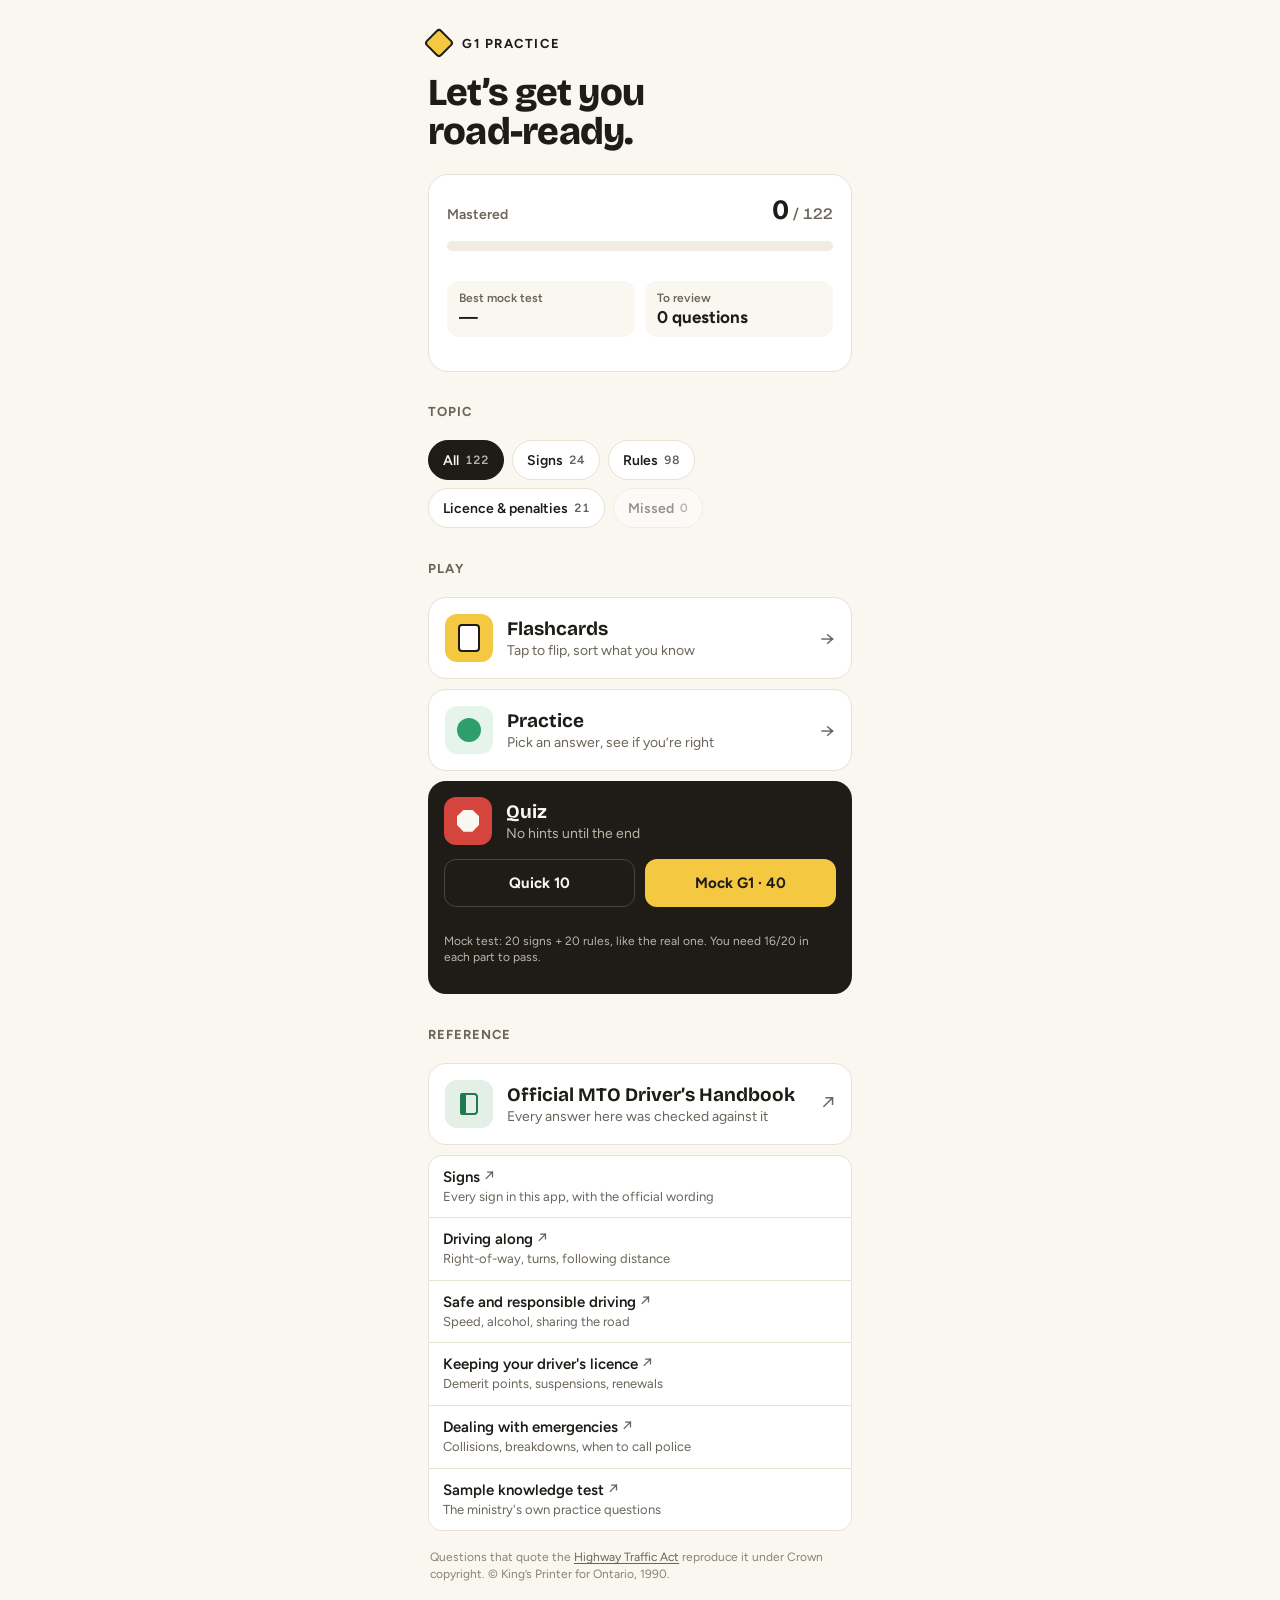
<file: index.html>
<!DOCTYPE html>
<html lang="en">
<head>
<meta charset="utf-8">
<meta name="viewport" content="width=device-width, initial-scale=1, maximum-scale=1, viewport-fit=cover">
<title>G1 Practice</title>
<meta name="description" content="Flashcards, practice questions and a full 40-question mock test for the Ontario G1 written exam.">
<meta name="theme-color" content="#FAF7F0">
<link rel="preconnect" href="https://fonts.googleapis.com">
<link rel="preconnect" href="https://fonts.gstatic.com" crossorigin>
<link rel="stylesheet" href="https://fonts.googleapis.com/css2?family=Bricolage+Grotesque:opsz,wght@12..96,500;12..96,700;12..96,800&amp;family=Figtree:wght@400;500;600;700&amp;display=swap">
<link rel="stylesheet" href="styles.css">
</head>
<body>
<main id="app" class="shell">
  <div class="loading">Loading questions&hellip;</div>
</main>
<script src="data/questions.js"></script>
<script src="app.js"></script>
</body>
</html>
</file>
<file: styles.css>
/* ==========================================================================
   G1 Practice — design tokens
   Ported 1:1 from the Claude Design prototype (reference/original-design.dc.html).
   The warm-cream palette is the app's identity, so this commits to one theme
   and paints every surface explicitly rather than inheriting a host ground.
   ========================================================================== */

:root {
  color-scheme: light;

  /* Grounds & ink */
  --bg:            #FAF7F0;
  --surface:       #FFFFFF;
  --ink:           #1F1C17;
  --muted:         #6B645A;
  --muted-soft:    #8A8274;
  --border:        #E8E2D6;
  --track:         #F1ECE1;
  --track-alt:     #EDE7DA;

  /* On the dark quiz panel */
  --on-dark:       #FAF7F0;
  --on-dark-muted: #BDB5A6;
  --dark-border:   #4A443B;

  /* Accent */
  --yellow:        #F5C842;
  --yellow-soft:   #FFF6D6;
  --amber:         #F5E2A8;

  /* Semantic */
  --green:         #2E9E6A;
  --green-bg:      #E6F5EC;
  --green-ink:     #1F7A50;
  --green-pass:    #BFE6CF;
  --red:           #D6453D;
  --red-bg:        #FBE9E7;
  --red-ink:       #B3322B;
  --red-fail:      #F6C9C4;

  /* Type */
  --display: 'Bricolage Grotesque', 'Figtree', system-ui, -apple-system, sans-serif;
  --body:    'Figtree', system-ui, -apple-system, 'Segoe UI', sans-serif;

  /* Shape */
  --r-pill: 99px;
  --r-lg:   24px;
  --r-md:   18px;
  --r-sm:   12px;
}

* { box-sizing: border-box; }

html, body {
  margin: 0;
  padding: 0;
  background: var(--bg);
  -webkit-tap-highlight-color: transparent;
}

body {
  color: var(--ink);
  font-family: var(--body);
  font-size: 16px;
  display: flex;
  justify-content: center;
}

button { font: inherit; color: inherit; }

a { color: var(--ink); text-decoration: underline; }
a:hover { color: var(--muted); }

:focus-visible {
  outline: 2.5px solid var(--ink);
  outline-offset: 2px;
}

@media (prefers-reduced-motion: reduce) {
  *, *::before, *::after {
    animation-duration: 0.01ms !important;
    transition-duration: 0.01ms !important;
  }
}

/* --------------------------------------------------------------- shell -- */

.shell {
  width: 100%;
  max-width: 460px;
  padding-block: 20px 40px;
  padding-inline: 18px;
  display: flex;
  flex-direction: column;
  gap: 18px;
}

.loading {
  padding: 80px 0;
  text-align: center;
  color: var(--muted);
  font-size: 15px;
}

.sr-only {
  position: absolute;
  width: 1px; height: 1px;
  padding: 0; margin: -1px;
  overflow: hidden;
  clip: rect(0 0 0 0);
  white-space: nowrap;
  border: 0;
}

/* ---------------------------------------------------------------- home -- */

.home { display: flex; flex-direction: column; gap: 22px; }

.masthead {
  display: flex;
  flex-direction: column;
  gap: 6px;
  padding-top: 12px;
}

.brand { display: flex; align-items: center; gap: 8px; }

.brand-mark {
  width: 22px; height: 22px;
  background: var(--yellow);
  border: 2px solid var(--ink);
  border-radius: 4px;
  transform: rotate(45deg);
  flex-shrink: 0;
}

.brand-name {
  font-size: 13px;
  font-weight: 700;
  letter-spacing: 0.12em;
  text-transform: uppercase;
  margin-left: 4px;
}

.masthead h1 {
  font-family: var(--display);
  font-weight: 800;
  font-size: 38px;
  line-height: 1.02;
  letter-spacing: -0.02em;
  margin: 14px 0 0;
  text-wrap: balance;
}

/* Progress summary */

.summary {
  background: var(--surface);
  border: 1px solid var(--border);
  border-radius: 20px;
  padding: 18px;
  display: flex;
  flex-direction: column;
  gap: 14px;
}

.summary-head {
  display: flex;
  align-items: baseline;
  justify-content: space-between;
  gap: 12px;
}

.summary-label { font-size: 14px; color: var(--muted); font-weight: 600; }

.summary-score {
  font-family: var(--display);
  font-weight: 700;
  font-size: 28px;
  white-space: nowrap;
  font-variant-numeric: tabular-nums;
}

.summary-score small {
  font-size: 16px;
  color: var(--muted);
  font-weight: 500;
}

.meter {
  height: 10px;
  background: var(--track);
  border-radius: var(--r-pill);
  overflow: hidden;
}

.meter-fill {
  height: 100%;
  background: var(--green);
  border-radius: var(--r-pill);
  transition: width 0.4s;
}

.stat-grid {
  display: grid;
  grid-template-columns: 1fr 1fr;
  gap: 10px;
}

.stat {
  background: var(--bg);
  border-radius: var(--r-sm);
  padding: 10px 12px;
  display: flex;
  flex-direction: column;
  gap: 2px;
}

.stat dt { font-size: 12px; color: var(--muted); font-weight: 600; }
.stat dd { margin: 0; font-weight: 700; font-size: 17px; }

/* Section headings */

.section { display: flex; flex-direction: column; gap: 10px; }

.eyebrow {
  font-size: 13px;
  font-weight: 700;
  letter-spacing: 0.08em;
  text-transform: uppercase;
  color: var(--muted);
}

/* Topic pills */

.pills { display: flex; flex-wrap: wrap; gap: 8px; }

.pill {
  min-height: 40px;
  padding: 0 14px;
  border-radius: var(--r-pill);
  border: 1.5px solid var(--border);
  background: var(--surface);
  color: var(--ink);
  font-size: 14px;
  font-weight: 600;
  display: flex;
  align-items: center;
  gap: 6px;
  cursor: pointer;
}

.pill[aria-pressed="true"] {
  background: var(--ink);
  color: var(--on-dark);
  border-color: var(--ink);
}

.pill:disabled { opacity: 0.45; cursor: not-allowed; }

.pill-count { font-size: 12px; opacity: 0.7; font-variant-numeric: tabular-nums; }

/* Mode cards */

.mode {
  text-align: left;
  width: 100%;
  background: var(--surface);
  border: 1px solid var(--border);
  border-radius: var(--r-md);
  padding: 16px;
  display: flex;
  align-items: center;
  gap: 14px;
  cursor: pointer;
  transition: transform 0.12s;
}

.mode:active { transform: scale(0.98); }

.mode-icon {
  width: 48px; height: 48px;
  border-radius: var(--r-sm);
  display: flex;
  align-items: center;
  justify-content: center;
  flex-shrink: 0;
}

.mode-icon.is-flash { background: var(--yellow); }
.mode-icon.is-practice { background: var(--green-bg); }
.mode-icon.is-quiz { background: var(--red); }

/* Glyphs drawn in CSS, as in the original */
.glyph-card {
  width: 22px; height: 28px;
  border: 2.5px solid var(--ink);
  border-radius: 4px;
  background: var(--surface);
}
.glyph-dot {
  width: 24px; height: 24px;
  border-radius: 50%;
  background: var(--green);
}
.glyph-octagon {
  width: 22px; height: 22px;
  background: var(--on-dark);
  clip-path: polygon(30% 0, 70% 0, 100% 30%, 100% 70%, 70% 100%, 30% 100%, 0 70%, 0 30%);
}

.mode-text {
  display: flex;
  flex-direction: column;
  gap: 2px;
  flex: 1;
  min-width: 0;
}

.mode-title {
  font-family: var(--display);
  font-weight: 700;
  font-size: 19px;
}

.mode-sub { font-size: 14px; color: var(--muted); }
.mode-arrow { font-size: 20px; color: var(--muted); }

/* Dark quiz panel */

.quiz-panel {
  background: var(--ink);
  color: var(--on-dark);
  border-radius: var(--r-md);
  padding: 16px;
  display: flex;
  flex-direction: column;
  gap: 14px;
}

.quiz-panel-head { display: flex; align-items: center; gap: 14px; }
.quiz-panel .mode-sub { color: var(--on-dark-muted); }

.quiz-actions {
  display: grid;
  grid-template-columns: 1fr 1fr;
  gap: 10px;
}

.btn-outline-dark {
  min-height: 48px;
  border-radius: var(--r-sm);
  border: 1.5px solid var(--dark-border);
  background: transparent;
  color: var(--on-dark);
  font-weight: 700;
  font-size: 15px;
  cursor: pointer;
}

.btn-yellow {
  min-height: 48px;
  border-radius: var(--r-sm);
  border: none;
  background: var(--yellow);
  color: var(--ink);
  font-weight: 700;
  font-size: 15px;
  cursor: pointer;
}

.quiz-note {
  font-size: 12px;
  color: var(--on-dark-muted);
  line-height: 1.4;
}

/* ----------------------------------------------------------- reference -- */

.ref-lead {
  text-decoration: none;
  color: inherit;
  background: var(--surface);
  border: 1px solid var(--border);
  border-radius: var(--r-md);
  padding: 16px;
  display: flex;
  align-items: center;
  gap: 14px;
  transition: transform 0.12s;
}

.ref-lead:hover { color: inherit; border-color: var(--muted-soft); }
.ref-lead:active { transform: scale(0.98); }

/* The handbook's own green, drawn as a small book spine */
.ref-mark {
  width: 48px;
  height: 48px;
  border-radius: var(--r-sm);
  background: #E4EFE7;
  flex-shrink: 0;
  position: relative;
}

.ref-mark::before {
  content: "";
  position: absolute;
  inset: 13px 15px;
  border: 2.5px solid #1F7A50;
  border-radius: 2px 4px 4px 2px;
  border-left-width: 6px;
}

.ref-list {
  list-style: none;
  margin: 0;
  padding: 0;
  display: flex;
  flex-direction: column;
  gap: 1px;
  background: var(--border);
  border: 1px solid var(--border);
  border-radius: 14px;
  overflow: hidden;
}

.ref-row {
  text-decoration: none;
  color: inherit;
  background: var(--surface);
  padding: 12px 14px;
  display: flex;
  flex-direction: column;
  gap: 2px;
  min-height: 44px;
  justify-content: center;
}

.ref-row:hover { color: inherit; background: #FDFBF6; }

.ref-name { font-size: 15px; font-weight: 600; }
.ref-name::after { content: " \2197"; color: var(--muted); font-weight: 500; }
.ref-note { font-size: 13px; color: var(--muted); line-height: 1.35; }

/* Source citation under the feedback text */
.ref-cite {
  font-size: 12.5px;
  line-height: 1.4;
  color: var(--muted);
  margin-top: 4px;
}

/* Inline link inside the practice feedback bar */
.ref-inline {
  font-size: 13px;
  font-weight: 600;
  color: var(--ink);
  text-decoration: underline;
  text-underline-offset: 2px;
  margin-top: 4px;
}

.ref-inline:hover { color: var(--muted); }

.ref-legal {
  margin: 8px 2px 0;
  font-size: 12px;
  line-height: 1.45;
  color: var(--muted-soft);
}

.ref-legal a { color: var(--muted); text-underline-offset: 2px; }

.ref-footnote {
  margin: 2px 0 0;
  font-size: 13px;
  line-height: 1.4;
  color: var(--muted);
  text-align: center;
}

.ref-footnote a { color: var(--ink); text-underline-offset: 2px; }

/* ------------------------------------------------------------- top bar -- */

.topbar {
  display: flex;
  align-items: center;
  justify-content: space-between;
  gap: 12px;
  min-height: 44px;
}

.btn-back {
  min-height: 44px;
  min-width: 44px;
  padding: 0 14px 0 10px;
  border-radius: var(--r-pill);
  border: 1px solid var(--border);
  background: var(--surface);
  font-weight: 600;
  font-size: 14px;
  cursor: pointer;
}

.topbar-label { font-size: 14px; font-weight: 600; color: var(--muted); }

.topbar-count {
  font-size: 14px;
  font-weight: 700;
  min-width: 44px;
  text-align: right;
  font-variant-numeric: tabular-nums;
}

.rail {
  height: 6px;
  background: var(--track-alt);
  border-radius: var(--r-pill);
  overflow: hidden;
}

.rail-fill {
  height: 100%;
  background: var(--ink);
  border-radius: var(--r-pill);
  transition: width 0.3s;
}

/* ---------------------------------------------------------- flashcards -- */

.flashcard {
  min-height: 400px;
  border-radius: var(--r-lg);
  padding: 26px 22px;
  display: flex;
  flex-direction: column;
  align-items: center;
  justify-content: center;
  gap: 20px;
  text-align: center;
  cursor: pointer;
  user-select: none;
  background: var(--surface);
  color: var(--ink);
  border: 1px solid var(--border);
  box-shadow: 0 12px 30px -18px rgba(31, 28, 23, 0.35);
  transition: background 0.25s, color 0.25s;
}

.flashcard.is-flipped {
  background: var(--ink);
  color: var(--on-dark);
}

.card-kicker {
  font-size: 12px;
  font-weight: 700;
  letter-spacing: 0.12em;
  text-transform: uppercase;
  color: var(--muted);
}

.flashcard.is-flipped .card-kicker { color: var(--yellow); }

.card-q {
  margin: 0;
  font-family: var(--display);
  font-weight: 700;
  font-size: 23px;
  line-height: 1.25;
  text-wrap: pretty;
}

.card-a {
  margin: 0;
  font-family: var(--display);
  font-weight: 700;
  font-size: 26px;
  line-height: 1.2;
  text-wrap: pretty;
}

.card-recall {
  margin: 0;
  font-size: 14px;
  line-height: 1.4;
  color: var(--on-dark-muted);
  text-wrap: pretty;
}

.card-hint { font-size: 13px; color: var(--muted-soft); margin-top: 6px; }

.sign-img { width: 150px; height: 150px; max-width: 100%; object-fit: contain; }
.sign-img.is-small { width: 84px; height: 84px; }
.sign-img.is-question { width: 130px; height: 130px; }
.sign-img.is-thumb { width: 52px; height: 52px; flex-shrink: 0; }

.sign-plate {
  background: var(--surface);
  border-radius: 16px;
  padding: 10px;
  line-height: 0;
}

.verdict-grid {
  display: grid;
  grid-template-columns: 1fr 1fr;
  gap: 10px;
}

.btn-learning {
  min-height: 56px;
  border-radius: 16px;
  border: 1.5px solid var(--red);
  background: var(--surface);
  color: var(--red-ink);
  font-weight: 700;
  font-size: 16px;
  cursor: pointer;
  transition: transform 0.12s;
}

.btn-got {
  min-height: 56px;
  border-radius: 16px;
  border: none;
  background: var(--green);
  color: #FFFFFF;
  font-weight: 700;
  font-size: 16px;
  cursor: pointer;
  transition: transform 0.12s;
}

.btn-learning:active, .btn-got:active { transform: scale(0.97); }

.nudge-row { display: flex; justify-content: center; gap: 10px; }

.btn-quiet {
  min-height: 44px;
  padding: 0 16px;
  border-radius: var(--r-pill);
  border: none;
  background: transparent;
  color: var(--muted);
  font-weight: 600;
  font-size: 14px;
  cursor: pointer;
}

.btn-quiet:disabled { opacity: 0.4; cursor: not-allowed; }

/* ----------------------------------------------------------- questions -- */

.prompt {
  background: var(--surface);
  border: 1px solid var(--border);
  border-radius: 22px;
  padding: 22px 20px;
  display: flex;
  flex-direction: column;
  align-items: center;
  gap: 16px;
  text-align: center;
}

.prompt-q {
  margin: 0;
  font-family: var(--display);
  font-weight: 700;
  font-size: 21px;
  line-height: 1.28;
  text-wrap: pretty;
}

.options { display: flex; flex-direction: column; gap: 10px; }

.option {
  min-height: 58px;
  width: 100%;
  text-align: left;
  padding: 12px 14px;
  border-radius: 16px;
  border: 2px solid var(--border);
  background: var(--surface);
  display: flex;
  align-items: center;
  gap: 12px;
  cursor: pointer;
  transition: background 0.15s, border-color 0.15s, transform 0.12s;
}

.option:active { transform: scale(0.985); }

.option-letter {
  width: 32px; height: 32px;
  flex-shrink: 0;
  border-radius: 10px;
  display: flex;
  align-items: center;
  justify-content: center;
  font-weight: 700;
  font-size: 14px;
  background: var(--track);
  color: var(--ink);
}

.option-text {
  font-size: 16px;
  line-height: 1.35;
  font-weight: 500;
  text-wrap: pretty;
}

/* Quiz: selected, no verdict yet */
.option.is-picked { background: var(--yellow-soft); border-color: var(--ink); }
.option.is-picked .option-letter { background: var(--ink); color: var(--on-dark); }

/* Practice: after answering */
.option.is-correct { background: var(--green-bg); border-color: var(--green); }
.option.is-correct .option-letter { background: var(--green); color: #FFFFFF; }
.option.is-wrong { background: var(--red-bg); border-color: var(--red); }
.option.is-wrong .option-letter { background: var(--red); color: #FFFFFF; }
.option.is-dimmed { opacity: 0.5; }

/* Feedback bar */

.feedback {
  border-radius: var(--r-md);
  padding: 14px 16px;
  display: flex;
  align-items: center;
  gap: 12px;
  background: var(--red-bg);
}

.feedback.is-correct { background: var(--green-bg); }

.feedback-text {
  flex: 1;
  min-width: 0;
  display: flex;
  flex-direction: column;
  gap: 2px;
}

.feedback-title {
  font-family: var(--display);
  font-weight: 800;
  font-size: 19px;
  color: var(--red-ink);
}

.feedback.is-correct .feedback-title { color: var(--green-ink); }

.feedback-detail { font-size: 14px; line-height: 1.35; color: var(--ink); }

.btn-next {
  min-height: 48px;
  padding: 0 20px;
  border-radius: 14px;
  border: none;
  background: var(--ink);
  color: var(--on-dark);
  font-weight: 700;
  font-size: 15px;
  cursor: pointer;
  flex-shrink: 0;
}

/* Quiz nav */

.quiz-nav {
  display: grid;
  grid-template-columns: auto 1fr;
  gap: 10px;
}

.btn-prev {
  min-height: 54px;
  padding: 0 18px;
  border-radius: 16px;
  border: 1.5px solid var(--border);
  background: var(--surface);
  font-weight: 700;
  font-size: 15px;
  cursor: pointer;
}

.btn-advance {
  min-height: 54px;
  border-radius: 16px;
  border: none;
  background: var(--yellow);
  color: var(--ink);
  font-weight: 700;
  font-size: 16px;
  cursor: pointer;
}

.btn-prev:disabled { opacity: 0.4; cursor: not-allowed; }
.btn-advance:disabled { opacity: 0.5; cursor: not-allowed; }

/* ------------------------------------------------------------- results -- */

.scorecard {
  border-radius: var(--r-lg);
  padding: 28px 22px;
  display: flex;
  flex-direction: column;
  align-items: center;
  gap: 8px;
  text-align: center;
  color: var(--ink);
  background: var(--amber);
}

.scorecard.is-pass { background: var(--green-pass); }
.scorecard.is-fail { background: var(--red-fail); }

.score-kicker {
  font-size: 13px;
  font-weight: 700;
  letter-spacing: 0.12em;
  text-transform: uppercase;
}

.score-value {
  font-family: var(--display);
  font-weight: 800;
  font-size: 64px;
  line-height: 1;
  font-variant-numeric: tabular-nums;
}

.score-line { font-size: 16px; font-weight: 600; }

.part-grid {
  display: grid;
  grid-template-columns: 1fr 1fr;
  gap: 10px;
}

.part {
  background: var(--surface);
  border: 1px solid var(--border);
  border-radius: 16px;
  padding: 14px;
  display: flex;
  flex-direction: column;
  gap: 4px;
}

.part-label { font-size: 13px; color: var(--muted); font-weight: 600; }

.part-score {
  font-family: var(--display);
  font-weight: 700;
  font-size: 26px;
  font-variant-numeric: tabular-nums;
}

.part-status { font-size: 13px; font-weight: 700; color: var(--red-ink); }
.part-status.is-pass { color: var(--green-ink); }

.result-actions {
  display: grid;
  grid-template-columns: 1fr 1fr;
  gap: 10px;
}

.btn-neutral {
  min-height: 52px;
  border-radius: 14px;
  border: 1.5px solid var(--border);
  background: var(--surface);
  font-weight: 700;
  font-size: 15px;
  cursor: pointer;
}

.btn-primary {
  min-height: 52px;
  border-radius: 14px;
  border: none;
  background: var(--yellow);
  color: var(--ink);
  font-weight: 700;
  font-size: 15px;
  cursor: pointer;
}

/* Misses review */

.review-list { display: flex; flex-direction: column; gap: 10px; }

.miss {
  background: var(--surface);
  border: 1px solid var(--border);
  border-radius: 16px;
  padding: 14px;
  display: flex;
  gap: 12px;
  align-items: flex-start;
}

.miss-body {
  display: flex;
  flex-direction: column;
  gap: 6px;
  min-width: 0;
}

.miss-q { font-size: 15px; font-weight: 600; line-height: 1.35; }
.miss-yours { font-size: 14px; line-height: 1.35; color: var(--red-ink); }
.miss-correct { font-size: 14px; line-height: 1.35; color: var(--green-ink); font-weight: 600; }

/* Deck-complete panel */

.done-panel {
  background: var(--surface);
  border: 1px solid var(--border);
  border-radius: var(--r-lg);
  padding: 32px 22px;
  display: flex;
  flex-direction: column;
  align-items: center;
  gap: 14px;
  text-align: center;
}

.done-panel h2 {
  margin: 0;
  font-family: var(--display);
  font-weight: 800;
  font-size: 30px;
}

.done-panel p { margin: 0; font-size: 16px; color: var(--muted); }

.done-actions {
  display: grid;
  grid-template-columns: 1fr 1fr;
  gap: 10px;
  width: 100%;
  margin-top: 8px;
}

/* Narrow phones: let two-up grids stack rather than squeeze */
@media (max-width: 360px) {
  .stat-grid, .quiz-actions, .part-grid { grid-template-columns: 1fr; }
  .masthead h1 { font-size: 32px; }
  .score-value { font-size: 54px; }
}
</file>
